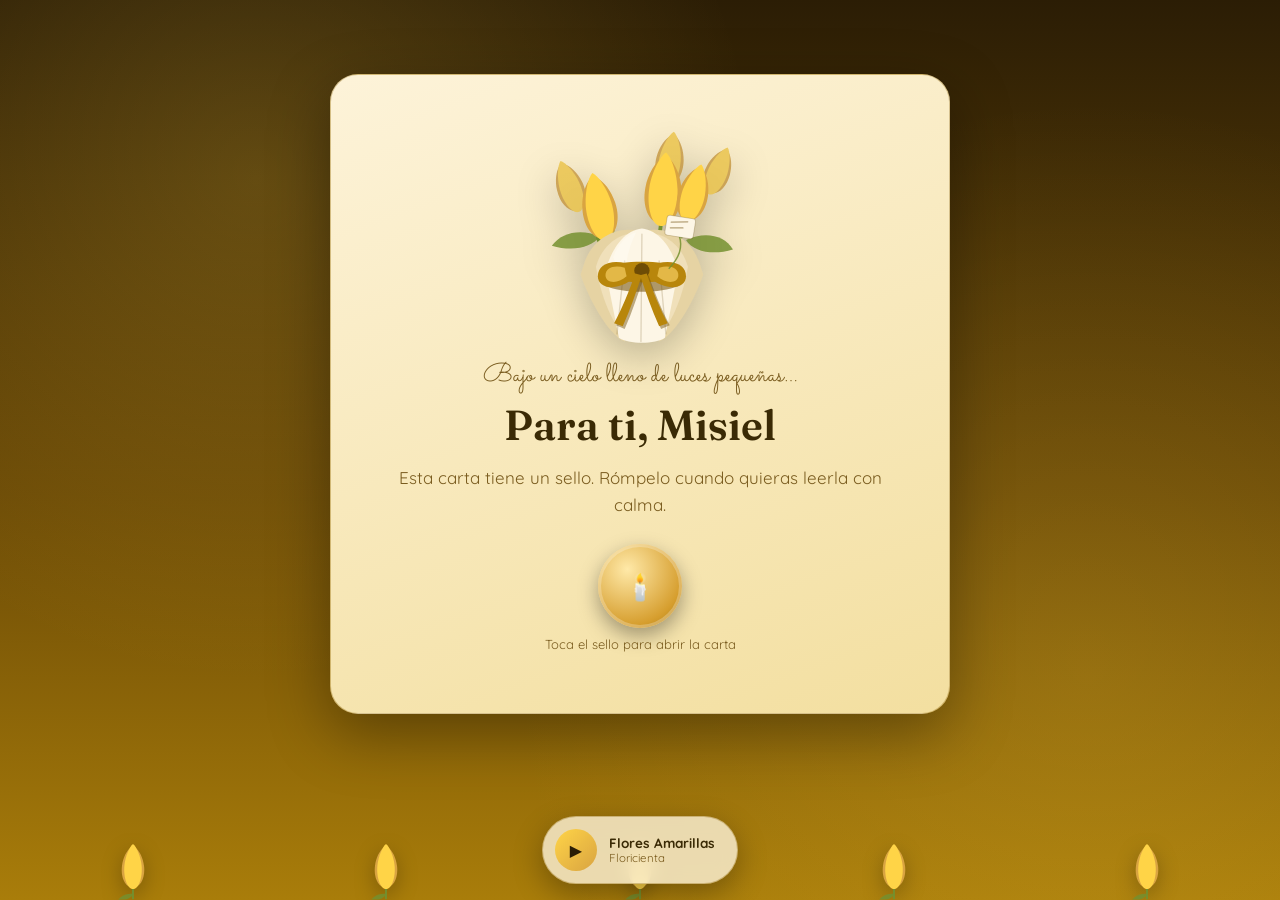
<file: index.html>
<!DOCTYPE html>
<html lang="es">
<head>
<meta charset="UTF-8">
<meta name="viewport" content="width=device-width, initial-scale=1, viewport-fit=cover">
<title>Para ti, dorada como un jardín de noche 🌷</title>
<meta name="description" content="Un regalo digital de amistad, con tulipanes dorados bajo la noche.">

<link rel="preconnect" href="https://fonts.googleapis.com">
<link rel="preconnect" href="https://fonts.gstatic.com" crossorigin>
<link href="https://fonts.googleapis.com/css2?family=Fraunces:wght@500;600;700&family=Quicksand:wght@400;600;700&family=Sacramento&display=swap" rel="stylesheet">

<link rel="stylesheet" href="styles.css">
</head>
<body data-theme="rose">

<div class="scene">
  <div class="bg-gradient" aria-hidden="true"></div>

  <svg style="position:absolute;width:0;height:0" aria-hidden="true" focusable="false">
    <defs>
      <symbol id="icon-tulip" viewBox="0 0 100 120">
        <path class="fl-stem" d="M50,96 L50,118" />
        <path class="fl-leaf" d="M50,108 C36,106 24,113 18,122 C32,124 44,118 50,110 Z" />
        <path class="fl-petal-side" d="M50,95 C34,95 24,74 27,50 C29,33 37,17 47,10 C42,34 43,70 50,95 Z" />
        <path class="fl-petal-side" d="M50,95 C66,95 76,74 73,50 C71,33 63,17 53,10 C58,34 57,70 50,95 Z" />
        <path class="fl-petal-front" d="M50,98 C38,98 30,74 32,50 C34,29 43,9 50,4 C57,9 66,29 68,50 C70,74 62,98 50,98 Z" />
      </symbol>

      
      <symbol id="icon-tulip-head" viewBox="0 0 100 100">
        <path class="fl-petal-side" d="M50,95 C34,95 24,74 27,50 C29,33 37,17 47,10 C42,34 43,70 50,95 Z" />
        <path class="fl-petal-side" d="M50,95 C66,95 76,74 73,50 C71,33 63,17 53,10 C58,34 57,70 50,95 Z" />
        <path class="fl-petal-front" d="M50,98 C38,98 30,74 32,50 C34,29 43,9 50,4 C57,9 66,29 68,50 C70,74 62,98 50,98 Z" />
      </symbol>
    </defs>
  </svg>

  
  <div class="particles-container" id="particles" aria-hidden="true"></div>

  
  <div class="petals-container" id="petals" aria-hidden="true"></div>

  
  
  <div class="flower-field" aria-hidden="true">
    <span class="flower" style="animation-delay:.1s"><svg class="flower-svg" viewBox="0 0 100 120"><use href="#icon-tulip"></use></svg></span>
    <span class="flower" style="animation-delay:.4s"><svg class="flower-svg" viewBox="0 0 100 120"><use href="#icon-tulip"></use></svg></span>
    <span class="flower" style="animation-delay:.2s"><svg class="flower-svg" viewBox="0 0 100 120"><use href="#icon-tulip"></use></svg></span>
    <span class="flower" style="animation-delay:.5s"><svg class="flower-svg" viewBox="0 0 100 120"><use href="#icon-tulip"></use></svg></span>
    <span class="flower" style="animation-delay:.3s"><svg class="flower-svg" viewBox="0 0 100 120"><use href="#icon-tulip"></use></svg></span>
  </div>

  <main class="gift-card">
    
    <div class="bouquet-wrap" aria-hidden="true">
      <svg class="bouquet-svg" viewBox="0 0 240 232">
        
        <path class="fl-leaf bq-leaf-sway d3" d="M78,118 C58,110 38,114 28,128 C48,134 70,131 78,118 Z" />
        <path class="fl-leaf bq-leaf-sway d2" d="M168,122 C188,113 208,117 217,132 C197,138 176,135 168,122 Z" />

        
        <path class="fl-stem" d="M92,108 C88,128 92,144 106,152" />
        <path class="fl-stem" d="M142,104 C140,126 134,144 122,152" />
        <path class="fl-stem" d="M164,116 C156,134 140,147 128,154" />
        <path class="fl-stem" d="M76,120 C82,136 96,148 110,154" />

        
        <path class="fl-leaf bq-leaf-sway" d="M96,146 C86,141 75,144 71,154 C82,158 94,156 96,146 Z" />
        <path class="fl-leaf bq-leaf-sway d2" d="M146,148 C156,142 168,145 172,155 C161,159 149,157 146,148 Z" />

        
        <use href="#icon-tulip-head" class="bq-fl d1 bq-depth-back" x="34" y="22" width="60" height="60" transform="rotate(-20 64 52)"></use>
        <use href="#icon-tulip-head" class="bq-fl d2 bq-depth-back" x="112" y="10" width="62" height="62" transform="rotate(8 143 41)"></use>
        <use href="#icon-tulip-head" class="bq-fl d3 bq-depth-back" x="152" y="28" width="56" height="56" transform="rotate(22 180 56)"></use>

        
        <use href="#icon-tulip-head" class="bq-fl d4 bq-depth-front" x="52" y="40" width="76" height="76" transform="rotate(-11 90 78)"></use>
        <use href="#icon-tulip-head" class="bq-fl d5 bq-depth-front" x="98" y="30" width="82" height="82" transform="rotate(4 139 71)"></use>
        <use href="#icon-tulip-head" class="bq-fl d6 bq-depth-front" x="126" y="46" width="66" height="66" transform="rotate(15 159 79)"></use>

        
        <ellipse class="bq-shine" cx="118" cy="58" rx="58" ry="34" />

        
        <path class="bq-paper-back" d="M62,146 C70,122 92,108 118,112 L104,228 C86,220 66,182 58,158 Z" />
        <path class="bq-paper-back" d="M182,146 C174,122 152,108 126,112 L140,228 C158,220 178,182 186,158 Z" />
        <path class="bq-paper-mid" d="M74,150 C80,128 98,114 120,114 L112,226 C96,222 80,186 74,150 Z" />
        <path class="bq-paper-mid" d="M170,150 C164,128 146,114 124,114 L132,226 C148,222 164,186 170,150 Z" />
        <path class="bq-paper-front" d="M84,154 C92,126 106,112 122,110 C138,112 152,126 160,154 L146,224 C136,231 108,231 98,224 Z" />
        <path class="bq-paper-fold-line" d="M104,144 L96,220" />
        <path class="bq-paper-fold-line" d="M122,116 L121,228" />
        <path class="bq-paper-fold-line" d="M140,144 L147,220" />
        <path class="bq-paper-highlight" d="M92,140 C97,126 106,117 116,114 C110,126 106,140 104,158 C98,153 94,146 92,140 Z" />

        
        <path class="bq-ribbon-band-shadow" d="M82,158 C100,166 144,166 162,158 L160,170 C142,178 102,178 84,170 Z" />
        <path class="bq-ribbon-band" d="M83,150 C101,143 143,143 161,150 L159,161 C141,168 103,168 85,161 Z" />

        
        <path class="bq-ribbon-loop" d="M117,151 C96,140 76,145 76,160 C76,174 98,176 114,161 C118,157 119,153 117,151 Z" />
        <path class="bq-ribbon-loop-light" d="M104,151 C93,148 84,151 84,159 C84,167 96,169 106,160 Z" />
        <path class="bq-ribbon-loop" d="M127,151 C148,140 168,145 168,160 C168,174 146,176 130,161 C126,157 125,153 127,151 Z" />
        <path class="bq-ribbon-loop-light" d="M140,151 C151,148 160,151 160,159 C160,167 148,169 138,160 Z" />
        <circle class="bq-ribbon-knot" cx="122" cy="154" r="8" />
        <path class="bq-ribbon-tail-shadow" d="M117,159 C111,177 103,196 95,211 L104,215 C112,197 118,178 124,161 Z" />
        <path class="bq-ribbon-tail" d="M115,157 C109,175 101,194 93,209 L102,212 C110,195 116,176 122,159 Z" />
        <path class="bq-ribbon-tail-shadow" d="M129,159 C135,177 143,196 151,211 L142,215 C134,197 128,178 122,161 Z" />
        <path class="bq-ribbon-tail" d="M127,157 C133,175 141,194 149,209 L140,212 C132,195 126,176 120,159 Z" />

        
        <g class="bq-tag-group">
          <path class="bq-tag-string" d="M150,152 C160,142 165,130 161,118" />
          <rect class="bq-tag-card" x="147" y="98" width="30" height="21" rx="3" transform="rotate(9 162 108)" />
          <path class="bq-tag-line" d="M152,105 L169,102" transform="rotate(9 162 108)" />
          <path class="bq-tag-line" d="M152,111 L165,109" transform="rotate(9 162 108)" />
        </g>
      </svg>
    </div>

    <p class="intro-line">Bajo un cielo lleno de luces pequeñas…</p>

    <h1 class="greeting" id="greeting">
      Para ti,
      <span class="friend-name">
        
        Misiel
      </span>
    </h1>

    <p class="subtitle">
      Esta carta tiene un sello. Rómpelo cuando quieras leerla con calma.
    </p>

    <button id="revealBtn" class="seal-btn" type="button" aria-label="Romper el sello y abrir la carta">🕯️</button>
    <p class="seal-caption" id="sealCaption">Toca el sello para abrir la carta</p>

    <section id="letterBox" class="letter-box" hidden aria-hidden="true">
      <div class="letter-paper">
        
        <p class="letter-text">Hay amistades que se sienten antiguas desde el primer día, como si ya nos conociéramos de hace tiempo. La tuya es una de esas.

Contigo las conversaciones nunca parecen tener fin: podemos hablar de todo, de lo malo y lo bueno que nos pasa, de lo que nos preocupa y de lo que nos hace reír. Y aunque a veces no estemos de acuerdo,
Admiro tu manera de ver el mundo, con esa mezcla de locura y espontaneidad que pocas personas suelen tener. Haces que las situaciones difíciles se sientan un poco más livianas, y que las bonitas se sientan aún mejores por compartirlas contigo.

Hoy quiero dedicarte estas líneas como quien deja un tulipán dorado sobre la mesa: sin ruido, pero con la certeza de que la amistad que tenemos vale muchísimo. Gracias por estar, por quedarte y por ser exactamente como eres, nunca cambies pachitas.</p>
        <p class="signature">
          
          Con todo mi cariño, Anghelo
        </p>
      </div>
    </section>
  </main>

  <div class="music-player">
    <button id="playBtn" class="play-btn" type="button" aria-label="Reproducir música">▶</button>
    <div class="track-info">
      <span class="track-title">Flores Amarillas</span>
      <span class="track-artist">Floricienta</span>
    </div>
    <audio id="bgAudio" loop preload="none">
      
      <source src="audio/flores-amarillas.mp3.mpeg" type="audio/mpeg">
    </audio>
  </div>
</div>

<script src="script.js"></script>
<script>
  document.addEventListener("DOMContentLoaded", function () {
    function safe(fn) {
      try { fn(); } catch (err) { console.error("GiftExperience:", err); }
    }

    safe(function () {
      GiftExperience.animateWords("#greeting", 0.1);
    });

    safe(function () {
      GiftExperience.createFloaters("particles", {
        count: 16,
        behavior: "drift",
        sizeMin: 8,
        sizeMax: 20,
        durMin: 9,
        durMax: 16,
        extraClass: "bokeh-lg"
      });
    });

    safe(function () {
      GiftExperience.startPetals("petals", {
        max: 9,
        spawnMs: 1300,
        durMin: 9,
        durMax: 14
      });
    });

    safe(function () {
      GiftExperience.setupReveal("revealBtn", "letterBox", {
        onOpen: function () {
          GiftExperience.startPetals("petals", { max: 16, spawnMs: 300, durMin: 7, durMax: 11 });
          var caption = document.getElementById("sealCaption");
          if (caption) { caption.style.transition = "opacity .4s ease"; caption.style.opacity = "0"; }
        }
      });
    });

    safe(function () {
      GiftExperience.setupAudioPlayer("playBtn", "bgAudio");
    });
  });
</script>
</body>
</html>
</file>
<file: styles.css>
*, *::before, *::after { box-sizing: border-box; }
html, body {
  margin: 0;
  padding: 0;
  width: 100%;
  overflow-x: hidden; 
  scroll-behavior: smooth;
}
img, svg { max-width: 100%; display: block; }
button { font: inherit; }

:root {
  --radius-lg: 28px;
  --radius-md: 18px;
  --radius-sm: 10px;
  --ease-soft: cubic-bezier(.22,.61,.36,1);
  --ease-bounce: cubic-bezier(.34,1.56,.64,1);
  --font-body: 'Quicksand', system-ui, sans-serif;
  --font-display: 'Fraunces', Georgia, serif;
  --safe-top: env(safe-area-inset-top, 0px);
  --safe-bottom: env(safe-area-inset-bottom, 0px);

  
  --paper-a: #fdf6e6;
  --paper-b: #f0e0ba;
  --paper-c: #e6d3a3;
  --paper-fold: rgba(110, 82, 26, 0.28);
  --paper-highlight: rgba(255, 255, 255, 0.55);
}

body[data-theme="sunflower"] {
  --bg-a: #ffe6a0;
  --bg-b: #ffb703;
  --bg-c: #f77f00;
  --glow: #b8720a;
  --flower-color: #ffd23f;
  --flower-center: #6b3d10;
  --flower-shadow: #4a2b0d;
  --flower-stem: #7c8f3f;
  --accent: #e85d04;
  --text-main: #4a2c06;
  --text-soft: #7a5b1e;
  --card-bg: linear-gradient(160deg, #fff8e1, #ffe8a3);
  --card-border: rgba(122, 61, 16, 0.25);
  --player-bg: rgba(255, 246, 218, 0.8);
  --petal-color: #ffd23f;
  --petal-color-2: #ffb703;
  --particle-color: #fff3c4;
  --font-script: 'Caveat', cursive;
  --btn-bg: linear-gradient(135deg, #ffb703, #f77f00);
  --btn-text: #3a2410;
  --ribbon-main: #d1631f;
  --ribbon-light: #f4b06a;
  --ribbon-dark: #833c0f;
}

body[data-theme="daisy"] {
  --bg-a: #fffbe6;
  --bg-b: #fff3b0;
  --bg-c: #ffe066;
  --glow: #c98f00;
  --flower-color: #fff2a8;
  --flower-center: #f4a300;
  --flower-shadow: #c97a00;
  --flower-stem: #8fae4e;
  --accent: #f6c90e;
  --text-main: #5c4600;
  --text-soft: #8a6d1f;
  --card-bg: linear-gradient(160deg, #fffdf3, #fff3b8);
  --card-border: rgba(180, 140, 0, 0.22);
  --player-bg: rgba(255, 253, 242, 0.85);
  --petal-color: #fff2a8;
  --petal-color-2: #ffe066;
  --particle-color: #fff7d1;
  --font-script: 'Kalam', cursive;
  --btn-bg: linear-gradient(135deg, #ffd93d, #f6c90e);
  --btn-text: #4a3a00;
  --ribbon-main: #f0a202;
  --ribbon-light: #ffd569;
  --ribbon-dark: #a56b00;
}

body[data-theme="rose"] {
  --bg-a: #2b1d05;
  --bg-b: #6b4a06;
  --bg-c: #a97d0a;
  --glow: #b8860b;
  --flower-color: #ffd447;
  --flower-center: #d9a441;
  --flower-shadow: #8a6710;
  --flower-stem: #74902f;
  --accent: #ffcf3f;
  --text-main: #3a2a05;
  --text-soft: #7a5c1f;
  --card-bg: linear-gradient(160deg, #fdf3d9, #f3dfa0);
  --card-border: rgba(140, 100, 10, 0.35);
  --player-bg: rgba(253, 243, 217, 0.8);
  --petal-color: #ffd447;
  --petal-color-2: #d9a441;
  --particle-color: #ffe9a8;
  --font-script: 'Sacramento', cursive;
  --btn-bg: linear-gradient(135deg, #ffd447, #d9a441);
  --btn-text: #2b1d05;
  --ribbon-main: #b8860b;
  --ribbon-light: #ffdb70;
  --ribbon-dark: #6e4c05;
}

body {
  min-height: 100dvh;
  font-family: var(--font-body);
  color: var(--text-main);
  background: linear-gradient(180deg, var(--bg-a), var(--bg-b) 55%, var(--bg-c));
  opacity: 0;
  transition: opacity 1.1s var(--ease-soft);
}
body.loaded { opacity: 1; }

.scene {
  position: relative;
  min-height: 100dvh;
  width: 100%;
  overflow: hidden;
  display: flex;
  align-items: center;
  justify-content: center;
  padding: calc(28px + var(--safe-top)) 18px calc(140px + var(--safe-bottom));
}

.bg-gradient { position: absolute; inset: 0; z-index: 0; pointer-events: none; }

body[data-theme="sunflower"] .bg-gradient {
  background:
    radial-gradient(circle at 82% 12%, rgba(255, 210, 63, 0.55), transparent 45%),
    radial-gradient(circle at 10% 85%, rgba(255, 140, 66, 0.25), transparent 55%);
  animation: sunPulse 7s ease-in-out infinite;
}
body[data-theme="daisy"] .bg-gradient {
  background:
    radial-gradient(circle at 15% 10%, rgba(255, 255, 255, 0.7), transparent 40%),
    radial-gradient(circle at 90% 80%, rgba(255, 214, 102, 0.5), transparent 50%);
}
body[data-theme="rose"] .bg-gradient {
  background:
    radial-gradient(circle at 20% 20%, rgba(255, 212, 71, 0.18), transparent 40%),
    radial-gradient(circle at 85% 75%, rgba(255, 212, 71, 0.14), transparent 45%);
}
@keyframes sunPulse {
  0%, 100% { opacity: 1; }
  50% { opacity: 0.75; }
}

.particles-container {
  position: absolute; inset: 0; z-index: 1; pointer-events: none;
}
.particle {
  position: absolute;
  border-radius: 50%;
  background: var(--particle-color);
  box-shadow: 0 0 8px 2px var(--particle-color), 0 0 16px 4px var(--particle-color);
  opacity: 0;
}
.particle--rise { animation-name: floatUp; animation-timing-function: ease-in-out; animation-iteration-count: infinite; }
.particle--twinkle { animation-name: twinkle; animation-timing-function: ease-in-out; animation-iteration-count: infinite; }
.particle--drift { animation-name: driftBokeh; animation-timing-function: ease-in-out; animation-iteration-count: infinite; filter: blur(1px); }

@keyframes floatUp {
  0% { transform: translate(0,0) scale(0.7); opacity: 0; }
  10% { opacity: 0.9; }
  50% { transform: translate(var(--drift-x, 12px), -55vh) scale(1); opacity: 0.7; }
  90% { opacity: 0.4; }
  100% { transform: translate(calc(var(--drift-x, 12px) * 2), -100vh) scale(0.6); opacity: 0; }
}
@keyframes twinkle {
  0%, 100% { opacity: 0.15; transform: scale(0.8); }
  50% { opacity: 1; transform: scale(1.15); }
}
@keyframes driftBokeh {
  0% { transform: translate(0,0); opacity: 0.15; }
  50% { transform: translate(var(--drift-x,30px), -12vh); opacity: 0.45; }
  100% { transform: translate(0,0); opacity: 0.15; }
}

.petals-container { position: absolute; inset: 0; z-index: 1; pointer-events: none; overflow: hidden; }
.petal {
  position: absolute;
  top: -40px;
  width: 14px; height: 18px;
  background: var(--petal-color);
  border-radius: 0 100% 0 100%;
  opacity: 0.9;
  animation-name: petalFall;
  animation-timing-function: ease-in;
  animation-iteration-count: 1;
  will-change: transform;
}
.petal:nth-child(3n) { background: var(--petal-color-2); border-radius: 100% 0 100% 0; }
@keyframes petalFall {
  0% { transform: translate(0,0) rotate(0deg); opacity: 0.95; }
  100% { transform: translate(var(--sway,40px), 105vh) rotate(340deg); opacity: 0.15; }
}

.fl-petal, .fl-petal-front { fill: var(--flower-color); }
.fl-petal-side { fill: var(--petal-color-2); }
.fl-center { fill: var(--flower-center); }
.fl-seeds circle { fill: var(--flower-shadow); opacity: 0.55; }
.fl-stem { stroke: var(--flower-stem); stroke-width: 4; stroke-linecap: round; fill: none; }
.fl-leaf { fill: var(--flower-stem); opacity: 0.85; }
.fl-ribbon { fill: var(--flower-shadow); }
.fl-ribbon-tail { stroke: var(--flower-shadow); stroke-width: 3; stroke-linecap: round; fill: none; }


.bouquet-wrap {
  width: min(230px, 72%);
  margin: 0 auto 12px;
  filter: drop-shadow(0 12px 20px rgba(0,0,0,0.24));
  opacity: 0;
  transform-origin: 50% 100%;
  animation:
    bouquetIn 0.9s var(--ease-soft) 0.15s forwards,
    bqSway 7s ease-in-out infinite 1.05s;
}
.bouquet-svg { width: 100%; height: auto; display: block; overflow: visible; }
@keyframes bouquetIn {
  from { opacity: 0; transform: translateY(8px) scale(0.92); }
  to { opacity: 1; transform: translateY(0) scale(1); }
}
@keyframes bqSway {
  0%, 100% { transform: rotate(-1.1deg); }
  50% { transform: rotate(1.1deg); }
}


.bq-depth-back { opacity: 0.82; filter: brightness(0.92) saturate(0.95); }
.bq-depth-front { opacity: 1; }

.bq-fl { transform-box: fill-box; transform-origin: 50% 96%; animation: bqFlowerSway 5.2s ease-in-out infinite; }
.bq-fl.d1 { animation-delay: 0s; }
.bq-fl.d2 { animation-delay: .5s; }
.bq-fl.d3 { animation-delay: 1s; }
.bq-fl.d4 { animation-delay: .3s; }
.bq-fl.d5 { animation-delay: .8s; }
.bq-fl.d6 { animation-delay: 1.3s; }
@keyframes bqFlowerSway {
  0%, 100% { transform: rotate(-0.9deg); }
  50% { transform: rotate(0.9deg); }
}

.bq-leaf-sway { transform-box: fill-box; transform-origin: 50% 100%; animation: bqLeafSway 6s ease-in-out infinite; }
.bq-leaf-sway.d2 { animation-delay: .7s; }
.bq-leaf-sway.d3 { animation-delay: 1.4s; }
@keyframes bqLeafSway {
  0%, 100% { transform: rotate(-1.3deg); }
  50% { transform: rotate(1.3deg); }
}

.bq-paper-back { fill: var(--paper-c); }
.bq-paper-mid { fill: var(--paper-b); }
.bq-paper-front { fill: var(--paper-a); }
.bq-paper-fold-line { stroke: var(--paper-fold); stroke-width: 1.4; stroke-linecap: round; fill: none; opacity: 0.75; }
.bq-paper-highlight { fill: var(--paper-highlight); opacity: 0.5; }


.bq-ribbon-band { fill: var(--ribbon-main); }
.bq-ribbon-band-shadow { fill: var(--ribbon-dark); opacity: 0.55; }
.bq-ribbon-loop { fill: var(--ribbon-main); }
.bq-ribbon-loop-light { fill: var(--ribbon-light); opacity: 0.6; }
.bq-ribbon-knot { fill: var(--ribbon-dark); }
.bq-ribbon-tail { fill: var(--ribbon-main); }
.bq-ribbon-tail-shadow { fill: var(--ribbon-dark); opacity: 0.45; }

.bq-tag-group { transform-box: fill-box; transform-origin: 50% 0%; animation: bqTagSwing 4.2s ease-in-out infinite; }
.bq-tag-string { stroke: var(--flower-stem); stroke-width: 1.5; fill: none; opacity: 0.85; }
.bq-tag-card { fill: var(--paper-a); stroke: var(--paper-fold); stroke-width: 1; }
.bq-tag-line { stroke: var(--text-soft); stroke-width: 1.3; stroke-linecap: round; opacity: 0.55; }
@keyframes bqTagSwing {
  0%, 100% { transform: rotate(-2.2deg); }
  50% { transform: rotate(2.2deg); }
}

.bq-shine {
  fill: #fff;
  opacity: 0;
  mix-blend-mode: overlay;
  animation: bqShine 9s ease-in-out infinite;
  pointer-events: none;
}
@keyframes bqShine {
  0%, 82%, 100% { opacity: 0; }
  88% { opacity: 0.45; }
  95% { opacity: 0.1; }
}

@media (prefers-reduced-motion: reduce) {
  .bouquet-wrap,
  .bq-fl,
  .bq-leaf-sway,
  .bq-tag-group,
  .bq-shine {
    animation: none !important;
  }
  .bouquet-wrap { opacity: 1; transform: none; }
}

.flower-field { position: absolute; z-index: 1; pointer-events: none; }
.flower {
  display: inline-block;
  aspect-ratio: 100 / 120;
  filter: drop-shadow(0 6px 10px rgba(0,0,0,0.25));
  transform-origin: bottom center;
  animation: sway 4.5s ease-in-out infinite;
}
.flower-svg { width: 100%; height: 100%; display: block; overflow: visible; }
@keyframes sway {
  0%, 100% { transform: rotate(-4deg); }
  50% { transform: rotate(4deg); }
}
@keyframes growUp {
  from { transform: scaleY(0); opacity: 0; }
  to { transform: scaleY(1); opacity: 1; }
}


body[data-theme="sunflower"] .flower-field {
  left: 0; right: 0; bottom: 0;
  display: flex; justify-content: space-evenly; align-items: flex-end;
  padding: 0 4px;
}
body[data-theme="sunflower"] .flower { width: clamp(34px, 9vw, 60px); }

body[data-theme="daisy"] .flower-field.top-left { top: 4%; left: 2%; display: flex; gap: 6px; }
body[data-theme="daisy"] .flower-field.bottom-right { bottom: 2%; right: 2%; display: flex; gap: 6px; }
body[data-theme="daisy"] .flower { width: clamp(28px, 7vw, 46px); }
.butterfly {
  position: absolute;
  font-size: clamp(18px, 4vw, 26px);
  z-index: 1;
  animation-name: crossFly;
  animation-timing-function: ease-in-out;
  animation-iteration-count: infinite;
  opacity: 0;
}
@keyframes crossFly {
  0% { transform: translate(-10vw, 0) scale(0.9); opacity: 0; }
  10% { opacity: 0.95; }
  50% { transform: translate(55vw, -8vh) scale(1.05); }
  90% { opacity: 0.85; }
  100% { transform: translate(115vw, 4vh) scale(0.9); opacity: 0; }
}


.fairy {
  position: absolute;
  font-size: clamp(20px, 4.5vw, 30px);
  z-index: 1;
  opacity: 0;
  filter: drop-shadow(0 0 8px rgba(255, 214, 90, 0.75));
  animation-name: fairyFly;
  animation-timing-function: ease-in-out;
  animation-iteration-count: infinite;
  will-change: transform;
}
@keyframes fairyFly {
  0%   { transform: translate(-10vw, 8vh) scale(0.85) rotate(-6deg); opacity: 0; }
  8%   { opacity: 0.95; }
  25%  { transform: translate(20vw, -6vh) scale(1) rotate(5deg); }
  50%  { transform: translate(50vw, 5vh) scale(1.05) rotate(-4deg); opacity: 0.9; }
  75%  { transform: translate(80vw, -9vh) scale(0.95) rotate(6deg); }
  92%  { opacity: 0.85; }
  100% { transform: translate(112vw, 3vh) scale(0.85) rotate(-3deg); opacity: 0; }
}

.sparkle {
  position: absolute;
  font-size: clamp(9px, 2.2vw, 15px);
  z-index: 1;
  opacity: 0;
  color: #ffe066;
  filter: drop-shadow(0 0 5px rgba(255, 224, 102, 0.9));
  animation-name: sparkleTwinkle;
  animation-timing-function: ease-in-out;
  animation-iteration-count: infinite;
  pointer-events: none;
}
@keyframes sparkleTwinkle {
  0%, 100% { opacity: 0; transform: scale(0.5) rotate(0deg); }
  50% { opacity: 1; transform: scale(1.15) rotate(20deg); }
}

@media (prefers-reduced-motion: reduce) {
  .fairy, .sparkle { animation: none !important; opacity: 0.6; }
}

body[data-theme="rose"] .flower-field {
  left: 0; right: 0; bottom: 0;
  display: flex; justify-content: space-around; align-items: flex-end;
  padding: 0 6px;
}
body[data-theme="rose"] .flower {
  width: clamp(30px, 7.5vw, 48px);
  animation: growUp 1.4s var(--ease-soft) backwards, sway 5s ease-in-out infinite 1.4s;
}
.particle--drift.bokeh-lg { filter: blur(2px); }

.gift-card {
  position: relative;
  z-index: 2;
  width: 100%;
  max-width: 460px;
  margin: 0 auto;
  background: var(--card-bg);
  border: 1px solid var(--card-border);
  border-radius: var(--radius-lg);
  padding: clamp(24px, 6vw, 40px) clamp(20px, 5vw, 32px);
  box-shadow: 0 20px 60px rgba(0,0,0,0.35);
  text-align: center;
}

.intro-line {
  font-family: var(--font-script);
  font-size: clamp(20px, 5vw, 26px);
  color: var(--text-soft);
  margin: 0 0 6px;
}

.greeting {
  font-family: var(--font-display);
  font-weight: 600;
  font-size: clamp(28px, 8vw, 42px);
  line-height: 1.15;
  margin: 0 0 14px;
  color: var(--text-main);
}
.friend-name {
  font-family: var(--font-script);
  color: var(--glow);
  font-size: 1.15em;
  display: inline-block;
}

.word {
  display: inline-block;
  opacity: 0;
  transform: translateY(14px);
  animation: wordIn 0.7s var(--ease-soft) forwards;
}
@keyframes wordIn {
  to { opacity: 1; transform: translateY(0); }
}

.subtitle {
  font-size: clamp(14px, 3.6vw, 17px);
  color: var(--text-soft);
  line-height: 1.6;
  margin: 0 0 26px;
}

.reveal-btn {
  border: none;
  cursor: pointer;
  background: var(--btn-bg);
  color: var(--btn-text);
  font-weight: 700;
  font-size: clamp(15px, 4vw, 17px);
  padding: 14px 30px;
  border-radius: 999px;
  box-shadow: 0 10px 24px rgba(0,0,0,0.25);
  transition: transform 0.35s var(--ease-bounce), box-shadow 0.35s var(--ease-soft);
}
.reveal-btn:hover { transform: translateY(-3px) scale(1.03); box-shadow: 0 14px 30px rgba(0,0,0,0.32); }
.reveal-btn:active { transform: translateY(0) scale(0.98); }
.reveal-btn:focus-visible { outline: 3px solid var(--accent); outline-offset: 3px; }
.reveal-btn.is-hidden {
  opacity: 0; pointer-events: none; transform: scale(0.85);
  transition: opacity 0.4s ease, transform 0.4s ease;
}

.seal-btn {
  width: 84px; height: 84px;
  border-radius: 50%;
  border: none;
  cursor: pointer;
  margin: 6px auto 0;
  background: radial-gradient(circle at 35% 30%, #ffe9a8, #d69e2e 70%, #a3760f 100%);
  box-shadow: 0 8px 20px rgba(0,0,0,0.35), inset 0 0 0 3px rgba(255,255,255,0.25);
  font-size: 26px;
  display: flex; align-items: center; justify-content: center;
  transition: transform 0.4s var(--ease-soft);
}
.seal-btn:hover { transform: scale(1.06) rotate(-3deg); }
.seal-btn.cracked {
  animation: sealCrack 0.6s var(--ease-soft) forwards;
  pointer-events: none;
}
@keyframes sealCrack {
  0% { transform: scale(1) rotate(0deg); opacity: 1; }
  60% { transform: scale(1.25) rotate(12deg); opacity: 0.6; }
  100% { transform: scale(0.3) rotate(30deg); opacity: 0; }
}
.seal-caption { font-size: 13px; color: var(--text-soft); margin-top: 8px; }


.letter-box {
  margin-top: 22px;
  max-height: 0;
  opacity: 0;
  overflow: hidden;
  transform: translateY(10px);
  transition: max-height 0.9s var(--ease-soft), opacity 0.8s ease, transform 0.8s var(--ease-soft);
  text-align: left;
}
.letter-box.revealed {
  max-height: 900px;
  opacity: 1;
  transform: translateY(0);
}

.letter-paper {
  border-top: 1px dashed var(--card-border);
  padding-top: 18px;
  margin-top: 4px;
}
.letter-text {
  font-size: clamp(14.5px, 3.8vw, 16.5px);
  line-height: 1.75;
  color: var(--text-main);
  white-space: pre-line;
  margin: 0 0 16px;
}
.signature {
  font-family: var(--font-script);
  font-size: clamp(22px, 6vw, 28px);
  color: var(--glow);
  text-align: right;
  margin: 0;
}


body[data-theme="daisy"] .letter-box {
  transform-origin: top center;
}
body[data-theme="daisy"] .letter-box.revealed {
  animation: unfold 0.9s var(--ease-soft);
}
@keyframes unfold {
  0% { transform: rotateX(-90deg) translateY(0); }
  100% { transform: rotateX(0deg) translateY(0); }
}

.music-player {
  position: fixed;
  left: 50%;
  bottom: calc(16px + var(--safe-bottom));
  transform: translateX(-50%);
  z-index: 5;
  display: flex;
  align-items: center;
  gap: 12px;
  padding: 10px 18px 10px 10px;
  background: var(--player-bg);
  border: 1px solid var(--card-border);
  border-radius: 999px;
  backdrop-filter: blur(10px);
  -webkit-backdrop-filter: blur(10px);
  box-shadow: 0 10px 30px rgba(0,0,0,0.3);
  max-width: calc(100% - 24px);
}
.play-btn {
  width: 42px; height: 42px;
  border-radius: 50%;
  border: none;
  cursor: pointer;
  background: var(--btn-bg);
  color: var(--btn-text);
  font-size: 16px;
  display: flex; align-items: center; justify-content: center;
  flex-shrink: 0;
  transition: transform 0.3s var(--ease-bounce);
}
.play-btn:hover { transform: scale(1.08); }
.play-btn:focus-visible { outline: 3px solid var(--accent); outline-offset: 3px; }
.play-btn.is-playing { animation: playPulse 1.6s ease-in-out infinite; }
@keyframes playPulse {
  0%, 100% { box-shadow: 0 0 0 0 rgba(0,0,0,0.0); }
  50% { box-shadow: 0 0 0 8px rgba(0,0,0,0.06); }
}
.track-info {
  display: flex;
  flex-direction: column;
  line-height: 1.2;
  overflow: hidden;
}
.track-title {
  font-size: 13.5px;
  font-weight: 700;
  color: var(--text-main);
  white-space: nowrap;
}
.track-artist {
  font-size: 11.5px;
  color: var(--text-soft);
  white-space: nowrap;
}
.track-hint {
  font-size: 10.5px;
  color: var(--text-soft);
  opacity: 0.8;
  white-space: nowrap;
}

.sr-only {
  position: absolute; width: 1px; height: 1px;
  padding: 0; margin: -1px; overflow: hidden;
  clip: rect(0,0,0,0); white-space: nowrap; border: 0;
}
a:focus-visible, button:focus-visible { outline: 3px solid var(--accent); outline-offset: 2px; }

@media (prefers-reduced-motion: reduce) {
  *, *::before, *::after {
    animation-duration: 0.01ms !important;
    animation-iteration-count: 1 !important;
    transition-duration: 0.01ms !important;
    scroll-behavior: auto !important;
  }
}

@media (min-width: 700px) {
  .gift-card { max-width: 560px; padding: 48px 52px; }
  .music-player { padding: 12px 22px 12px 12px; }
}

@media (min-width: 1000px) {
  .gift-card { max-width: 620px; }
  body[data-theme="daisy"] .scene { padding-left: 6vw; padding-right: 6vw; }
  body[data-theme="daisy"] .flower-field.top-left { top: 6%; left: 4%; }
  body[data-theme="daisy"] .flower-field.bottom-right { bottom: 6%; right: 4%; }
}
</file>
